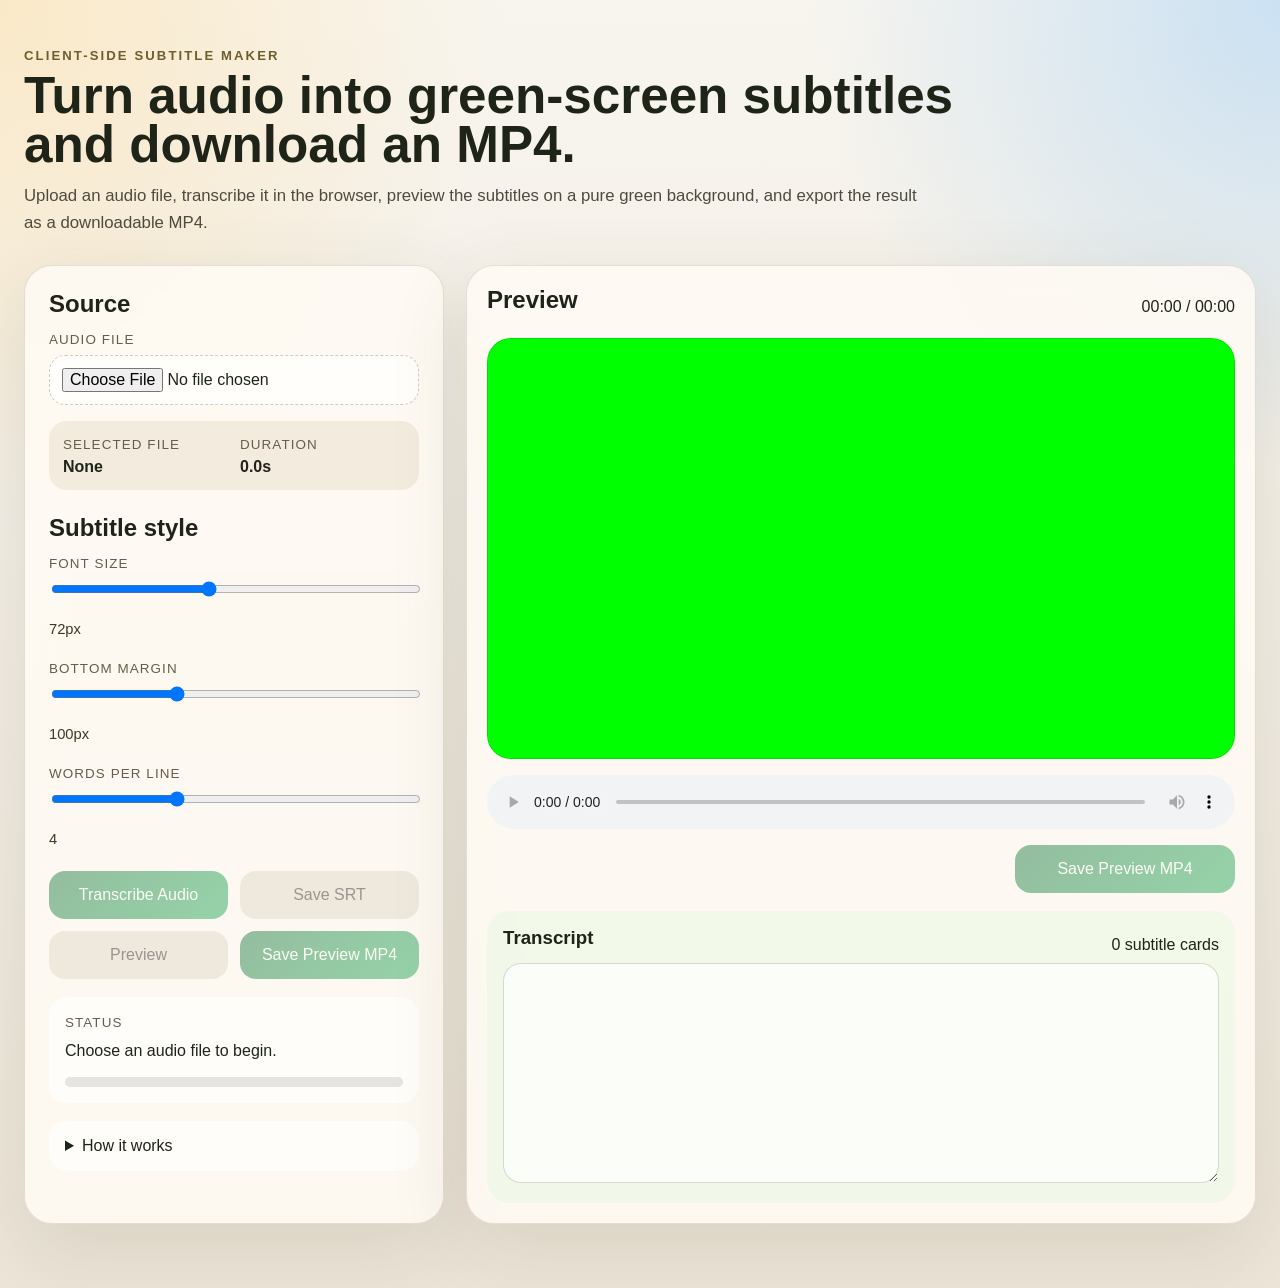
<file: index.html>
<!DOCTYPE html>
<html lang="en">
  <head>
    <meta charset="UTF-8" />
    <meta name="viewport" content="width=device-width, initial-scale=1.0" />
    <title>Chroma Subtitle Studio</title>
    <link rel="stylesheet" href="./styles.css" />
    <script src="coi-serviceworker.js"></script>
  </head>
  <body>
    <main class="app-shell">
      <section class="hero">
        <p class="eyebrow">Client-side subtitle maker</p>
        <h1>Turn audio into green-screen subtitles and download an MP4.</h1>
        <p class="lede">
          Upload an audio file, transcribe it in the browser, preview the subtitles on a pure green
          background, and export the result as a downloadable MP4.
        </p>
      </section>

      <section class="workspace">
        <div class="panel controls">
          <h2>Source</h2>
          <label class="field">
            <span>Audio file</span>
            <input id="audio-file" type="file" accept="audio/*" />
          </label>

          <div class="meta-grid">
            <div>
              <span class="meta-label">Selected file</span>
              <strong id="file-name">None</strong>
            </div>
            <div>
              <span class="meta-label">Duration</span>
              <strong id="audio-duration">0.0s</strong>
            </div>
          </div>

          <h2>Subtitle style</h2>
          <div class="field-row">
            <label class="field">
              <span>Font size</span>
              <input id="font-size" type="range" min="44" max="110" value="72" />
            </label>
            <output id="font-size-value">72px</output>
          </div>

          <div class="field-row">
            <label class="field">
              <span>Bottom margin</span>
              <input id="bottom-padding" type="range" min="40" max="220" value="100" />
            </label>
            <output id="bottom-padding-value">100px</output>
          </div>

          <div class="field-row">
            <label class="field">
              <span>Words per line</span>
              <input id="words-per-line" type="range" min="2" max="8" value="4" />
            </label>
            <output id="words-per-line-value">4</output>
          </div>

          <div class="button-row">
            <button id="transcribe-button" class="primary" disabled>Transcribe Audio</button>
            <button id="download-srt-button" disabled>Save SRT</button>
          </div>

          <div class="button-row">
            <button id="preview-button" disabled>Preview</button>
            <button id="export-button" class="primary" disabled>Save Preview MP4</button>
          </div>

          <div class="status-card">
            <span class="meta-label">Status</span>
            <p id="status-text">Choose an audio file to begin.</p>
            <div class="progress-track" aria-hidden="true">
              <div id="progress-bar" class="progress-bar"></div>
            </div>
          </div>

          <div id="download-panel" class="download-panel" hidden>
            <span class="meta-label">File ready</span>
            <strong id="download-file-name"></strong>
            <a id="download-link" class="download-link" href="#" download>Download file</a>
            <button id="hide-download-panel" type="button">Hide</button>
            <p id="download-hint">
              If no save window appears, use this button and check your browser downloads.
            </p>
          </div>

          <details class="notes">
            <summary>How it works</summary>
            <p>
              Transcription runs in your browser with a Whisper model loaded on demand. MP4 export
              creates a subtitle-only chroma video for overlaying in an editor.
            </p>
          </details>
        </div>

        <div class="panel preview-panel">
          <div class="preview-header">
            <h2>Preview</h2>
            <span id="preview-clock">00:00 / 00:00</span>
          </div>

          <canvas id="preview-canvas" width="1280" height="720"></canvas>
          <audio id="preview-audio" controls controlsList="nodownload noremoteplayback"></audio>
          <div class="preview-actions">
            <button id="preview-export-button" class="primary" disabled>Save Preview MP4</button>
          </div>

          <div class="transcript-panel">
            <div class="transcript-header">
              <h3>Transcript</h3>
              <span id="segment-count">0 subtitle cards</span>
            </div>
            <textarea id="transcript-output" readonly></textarea>
          </div>
        </div>
      </section>
    </main>

    <script type="module" src="./app.js"></script>
  </body>
</html>
</file>
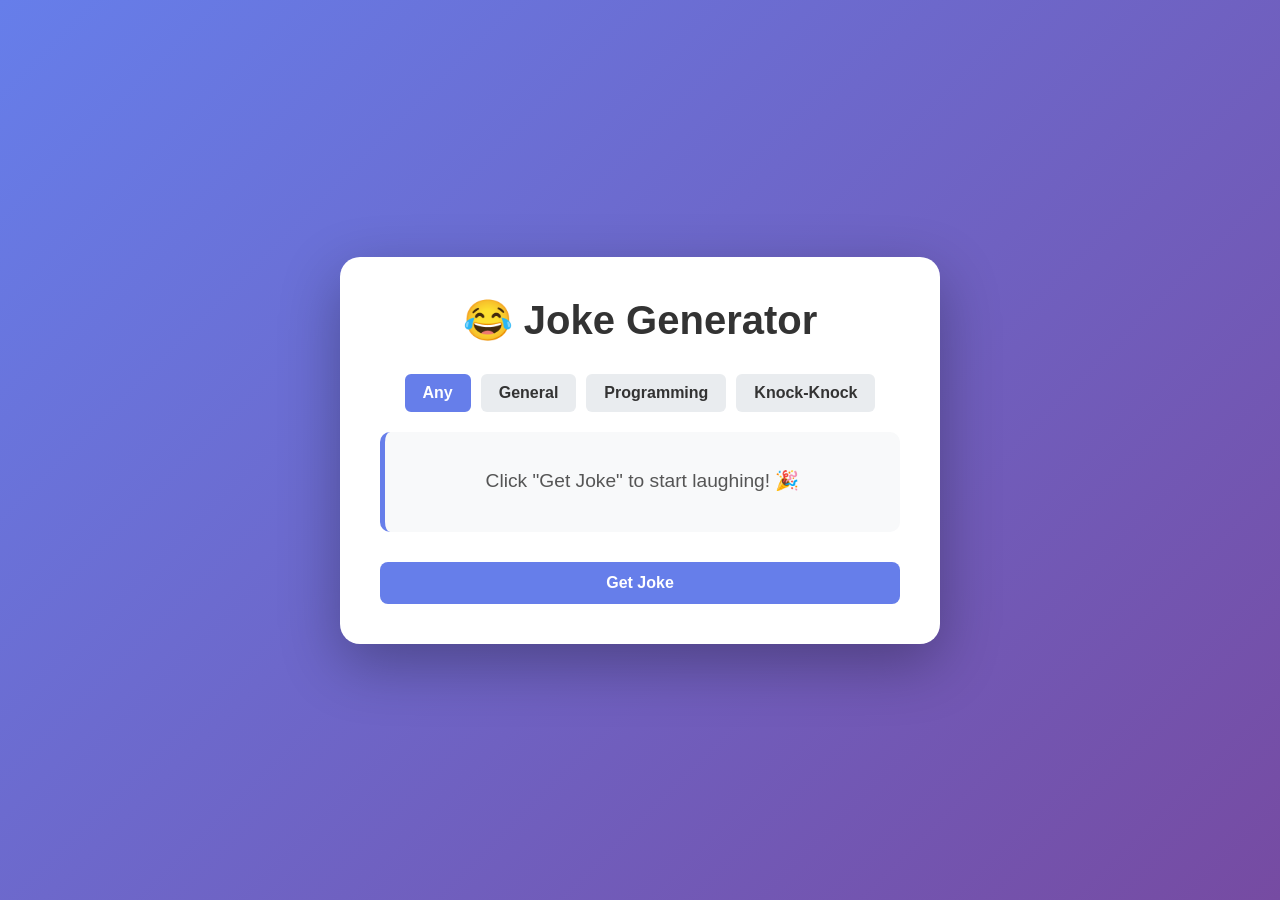
<file: joke-generator.html>
<!DOCTYPE html>
<html lang="en">
<head>
    <meta charset="UTF-8">
    <meta name="viewport" content="width=device-width, initial-scale=1.0">
    <title>Random Joke Generator</title>
    <style>
        * {
            margin: 0;
            padding: 0;
            box-sizing: border-box;
        }

        body {
            font-family: 'Segoe UI', Tahoma, Geneva, Verdana, sans-serif;
            background: linear-gradient(135deg, #667eea 0%, #764ba2 100%);
            min-height: 100vh;
            display: flex;
            justify-content: center;
            align-items: center;
            padding: 20px;
        }

        .container {
            background: white;
            border-radius: 20px;
            box-shadow: 0 20px 60px rgba(0, 0, 0, 0.3);
            padding: 40px;
            max-width: 600px;
            width: 100%;
            text-align: center;
        }

        h1 {
            color: #333;
            margin-bottom: 30px;
            font-size: 2.5em;
        }

        .joke-box {
            background: #f8f9fa;
            border-left: 5px solid #667eea;
            padding: 25px;
            margin-bottom: 30px;
            border-radius: 10px;
            min-height: 100px;
            display: flex;
            align-items: center;
            justify-content: center;
        }

        .joke-text {
            font-size: 1.2em;
            color: #555;
            line-height: 1.6;
        }

        .punchline {
            color: #667eea;
            font-weight: bold;
            margin-top: 15px;
            display: none;
        }

        .punchline.show {
            display: block;
        }

        .button-group {
            display: flex;
            gap: 15px;
            flex-wrap: wrap;
            justify-content: center;
        }

        button {
            padding: 12px 30px;
            font-size: 1em;
            border: none;
            border-radius: 8px;
            cursor: pointer;
            transition: all 0.3s ease;
            font-weight: bold;
        }

        .btn-joke {
            background: #667eea;
            color: white;
            flex: 1;
            min-width: 150px;
        }

        .btn-joke:hover {
            background: #5568d3;
            transform: translateY(-2px);
            box-shadow: 0 10px 20px rgba(102, 126, 234, 0.3);
        }

        .btn-joke:active {
            transform: translateY(0);
        }

        .btn-punchline {
            background: #764ba2;
            color: white;
            flex: 1;
            min-width: 150px;
        }

        .btn-punchline:hover {
            background: #663d8a;
            transform: translateY(-2px);
            box-shadow: 0 10px 20px rgba(118, 75, 162, 0.3);
        }

        .btn-punchline:active {
            transform: translateY(0);
        }

        .loading {
            display: none;
            text-align: center;
        }

        .spinner {
            border: 4px solid #f3f3f3;
            border-top: 4px solid #667eea;
            border-radius: 50%;
            width: 40px;
            height: 40px;
            animation: spin 1s linear infinite;
            margin: 0 auto;
        }

        @keyframes spin {
            0% { transform: rotate(0deg); }
            100% { transform: rotate(360deg); }
        }

        .joke-category {
            display: flex;
            gap: 10px;
            margin-bottom: 20px;
            flex-wrap: wrap;
            justify-content: center;
        }

        .category-btn {
            padding: 8px 16px;
            background: #e9ecef;
            color: #333;
            border: 2px solid transparent;
            border-radius: 6px;
            cursor: pointer;
            transition: all 0.3s ease;
        }

        .category-btn.active {
            background: #667eea;
            color: white;
            border-color: #667eea;
        }

        .category-btn:hover {
            border-color: #667eea;
        }

        .error {
            color: #e74c3c;
            background: #ffe6e6;
            padding: 15px;
            border-radius: 8px;
            margin-bottom: 20px;
            display: none;
        }

        .joke-type {
            font-size: 0.9em;
            color: #999;
            margin-top: 10px;
        }
    </style>
</head>
<body>
    <div class="container">
        <h1>😂 Joke Generator</h1>
        
        <div class="error" id="error"></div>

        <div class="joke-category">
            <button class="category-btn active" data-category="any">Any</button>
            <button class="category-btn" data-category="general">General</button>
            <button class="category-btn" data-category="programming">Programming</button>
            <button class="category-btn" data-category="knock-knock">Knock-Knock</button>
        </div>

        <div class="joke-box">
            <div class="loading" id="loading">
                <div class="spinner"></div>
            </div>
            <div class="joke-text" id="jokeText">
                Click "Get Joke" to start laughing! 🎉
            </div>
        </div>

        <div class="joke-type" id="jokeType"></div>
        <div class="punchline" id="punchline"></div>

        <div class="button-group">
            <button class="btn-joke" id="getJokeBtn">Get Joke</button>
            <button class="btn-punchline" id="punchlineBtn" style="display: none;">Show Punchline</button>
        </div>
    </div>

    <script>
        let currentJoke = null;
        let selectedCategory = 'any';

        const jokeText = document.getElementById('jokeText');
        const punchlineDiv = document.getElementById('punchline');
        const getJokeBtn = document.getElementById('getJokeBtn');
        const punchlineBtn = document.getElementById('punchlineBtn');
        const loading = document.getElementById('loading');
        const errorDiv = document.getElementById('error');
        const jokeTypeDiv = document.getElementById('jokeType');
        const categoryBtns = document.querySelectorAll('.category-btn');

        // Category selection
        categoryBtns.forEach(btn => {
            btn.addEventListener('click', (e) => {
                categoryBtns.forEach(b => b.classList.remove('active'));
                e.target.classList.add('active');
                selectedCategory = e.target.dataset.category;
            });
        });

        // Fetch joke from API
        async function fetchJoke() {
            loading.style.display = 'block';
            jokeText.style.display = 'none';
            punchlineBtn.style.display = 'none';
            punchlineDiv.classList.remove('show');
            errorDiv.style.display = 'none';
            getJokeBtn.disabled = true;

            try {
                let url = 'https://v2.jokeapi.dev/joke/';
                
                if (selectedCategory === 'any') {
                    url += 'Any';
                } else if (selectedCategory === 'programming') {
                    url += 'Programming';
                } else if (selectedCategory === 'general') {
                    url += 'General';
                } else if (selectedCategory === 'knock-knock') {
                    url += 'Knock-Knock';
                }

                url += '?type=single,twopart';

                const response = await fetch(url);
                
                if (!response.ok) {
                    throw new Error('Failed to fetch joke');
                }

                const data = await response.json();

                if (data.error) {
                    throw new Error('Could not find a joke in this category');
                }

                currentJoke = data;

                // Display joke
                if (data.type === 'single') {
                    jokeText.textContent = data.joke;
                    punchlineBtn.style.display = 'none';
                    jokeTypeDiv.textContent = 'Type: Single Joke';
                } else {
                    jokeText.textContent = data.setup;
                    punchlineDiv.textContent = data.delivery;
                    punchlineBtn.style.display = 'inline-block';
                    jokeTypeDiv.textContent = 'Type: Two-Part Joke';
                }

                jokeText.style.display = 'block';
                loading.style.display = 'none';

            } catch (error) {
                errorDiv.textContent = '❌ ' + error.message;
                errorDiv.style.display = 'block';
                loading.style.display = 'none';
                jokeText.textContent = 'Oops! Could not load a joke. Try again!';
                jokeText.style.display = 'block';
            } finally {
                getJokeBtn.disabled = false;
            }
        }

        // Show punchline
        punchlineBtn.addEventListener('click', () => {
            punchlineDiv.classList.toggle('show');
            punchlineBtn.textContent = punchlineDiv.classList.contains('show') 
                ? 'Hide Punchline' 
                : 'Show Punchline';
        });

        // Get joke button
        getJokeBtn.addEventListener('click', fetchJoke);

        // Fetch joke on Enter key
        document.addEventListener('keypress', (e) => {
            if (e.key === 'Enter') {
                fetchJoke();
            }
        });
    </script>
</body>
</html>
</file>
<file: styles.css>
:root {
  color-scheme: light;
  font-family: "Segoe UI", Tahoma, Geneva, Verdana, sans-serif;
  background:
    radial-gradient(circle at top left, rgba(255, 208, 118, 0.32), transparent 28%),
    radial-gradient(circle at top right, rgba(60, 162, 255, 0.24), transparent 26%),
    linear-gradient(180deg, #f8f5ef 0%, #ece5d8 100%);
  color: #1f2418;
}

* {
  box-sizing: border-box;
}

body {
  margin: 0;
  min-height: 100vh;
}

.app-shell {
  max-width: 1480px;
  margin: 0 auto;
  padding: 48px 24px 64px;
}

.hero {
  margin-bottom: 28px;
}

.eyebrow {
  margin: 0 0 8px;
  color: #6d5f2d;
  font-size: 0.82rem;
  font-weight: 700;
  letter-spacing: 0.16em;
  text-transform: uppercase;
}

.hero h1 {
  margin: 0;
  max-width: 980px;
  font-size: clamp(2.2rem, 4vw, 4.4rem);
  line-height: 0.96;
}

.lede {
  max-width: 900px;
  margin: 14px 0 0;
  font-size: 1.05rem;
  line-height: 1.6;
  color: #4f4b3f;
}

.workspace {
  display: grid;
  grid-template-columns: minmax(320px, 420px) minmax(0, 1fr);
  gap: 22px;
}

.panel {
  background: rgba(255, 251, 244, 0.86);
  border: 1px solid rgba(63, 58, 41, 0.14);
  border-radius: 28px;
  box-shadow: 0 24px 80px rgba(69, 55, 21, 0.12);
  backdrop-filter: blur(18px);
}

.controls {
  padding: 24px;
}

.controls h2,
.preview-panel h2,
.transcript-header h3 {
  margin: 0 0 14px;
}

.field,
.field-row {
  display: grid;
  gap: 8px;
}

.field {
  margin-bottom: 16px;
}

.field span,
.meta-label {
  font-size: 0.84rem;
  color: #665e4a;
  text-transform: uppercase;
  letter-spacing: 0.08em;
}

input[type="file"],
textarea,
button {
  font: inherit;
}

input[type="file"] {
  padding: 12px;
  border: 1px dashed rgba(80, 72, 47, 0.28);
  border-radius: 16px;
  background: rgba(255, 255, 255, 0.65);
}

input[type="range"] {
  width: 100%;
}

.field-row {
  margin-bottom: 14px;
}

output {
  display: inline-block;
  margin-top: -2px;
  margin-bottom: 10px;
  font-size: 0.92rem;
  color: #3e3727;
}

.meta-grid {
  display: grid;
  grid-template-columns: repeat(2, minmax(0, 1fr));
  gap: 12px;
  margin: 6px 0 24px;
  padding: 14px;
  border-radius: 18px;
  background: rgba(238, 230, 214, 0.7);
}

.meta-grid strong {
  display: block;
  margin-top: 5px;
}

.button-row {
  display: grid;
  grid-template-columns: repeat(2, minmax(0, 1fr));
  gap: 12px;
  margin-top: 12px;
}

button {
  min-height: 48px;
  border: 0;
  border-radius: 16px;
  background: #ddd4c4;
  color: #201c15;
  cursor: pointer;
  transition:
    transform 120ms ease,
    background-color 120ms ease,
    opacity 120ms ease;
}

button.primary {
  background: linear-gradient(135deg, #13743a 0%, #18a44f 100%);
  color: #f8fff9;
}

button:hover:enabled {
  transform: translateY(-1px);
}

button:disabled {
  opacity: 0.45;
  cursor: not-allowed;
}

.status-card,
.notes,
.download-panel {
  margin-top: 18px;
  padding: 16px;
  border-radius: 18px;
  background: rgba(255, 255, 255, 0.6);
}

.status-card p {
  margin: 8px 0 14px;
  line-height: 1.5;
}

.progress-track {
  height: 10px;
  border-radius: 999px;
  background: rgba(52, 51, 40, 0.12);
  overflow: hidden;
}

.progress-bar {
  width: 0%;
  height: 100%;
  background: linear-gradient(90deg, #17b752 0%, #58db7c 100%);
  transition: width 180ms ease;
}

.download-panel[hidden] {
  display: none;
}

.download-panel {
  display: grid;
  gap: 10px;
  border: 1px solid rgba(19, 116, 58, 0.24);
}

.download-panel strong {
  overflow-wrap: anywhere;
}

.download-link {
  display: inline-flex;
  align-items: center;
  justify-content: center;
  min-height: 46px;
  border-radius: 16px;
  background: #13743a;
  color: #ffffff;
  font-weight: 700;
  text-decoration: none;
}

.download-panel p {
  margin: 0;
  color: #4f4b3f;
  font-size: 0.92rem;
  line-height: 1.45;
}

.preview-panel {
  padding: 20px;
}

.preview-header,
.transcript-header {
  display: flex;
  align-items: center;
  justify-content: space-between;
  gap: 16px;
}

#preview-canvas {
  width: 100%;
  height: auto;
  aspect-ratio: 16 / 9;
  display: block;
  margin: 10px 0 16px;
  border-radius: 24px;
  background: #00ff00;
  border: 1px solid rgba(23, 61, 32, 0.18);
}

#preview-audio {
  width: 100%;
  margin-bottom: 12px;
}

.preview-actions {
  display: flex;
  justify-content: flex-end;
  margin-bottom: 18px;
}

.preview-actions button {
  min-width: 220px;
}

.transcript-panel {
  padding: 16px;
  border-radius: 22px;
  background: rgba(237, 248, 230, 0.72);
}

#transcript-output {
  width: 100%;
  min-height: 220px;
  resize: vertical;
  border: 1px solid rgba(67, 95, 50, 0.22);
  border-radius: 18px;
  background: rgba(255, 255, 255, 0.7);
  padding: 14px;
  line-height: 1.55;
}

@media (max-width: 1100px) {
  .workspace {
    grid-template-columns: 1fr;
  }
}

@media (max-width: 640px) {
  .app-shell {
    padding: 28px 16px 44px;
  }

  .button-row,
  .meta-grid {
    grid-template-columns: 1fr;
  }
}
</file>
